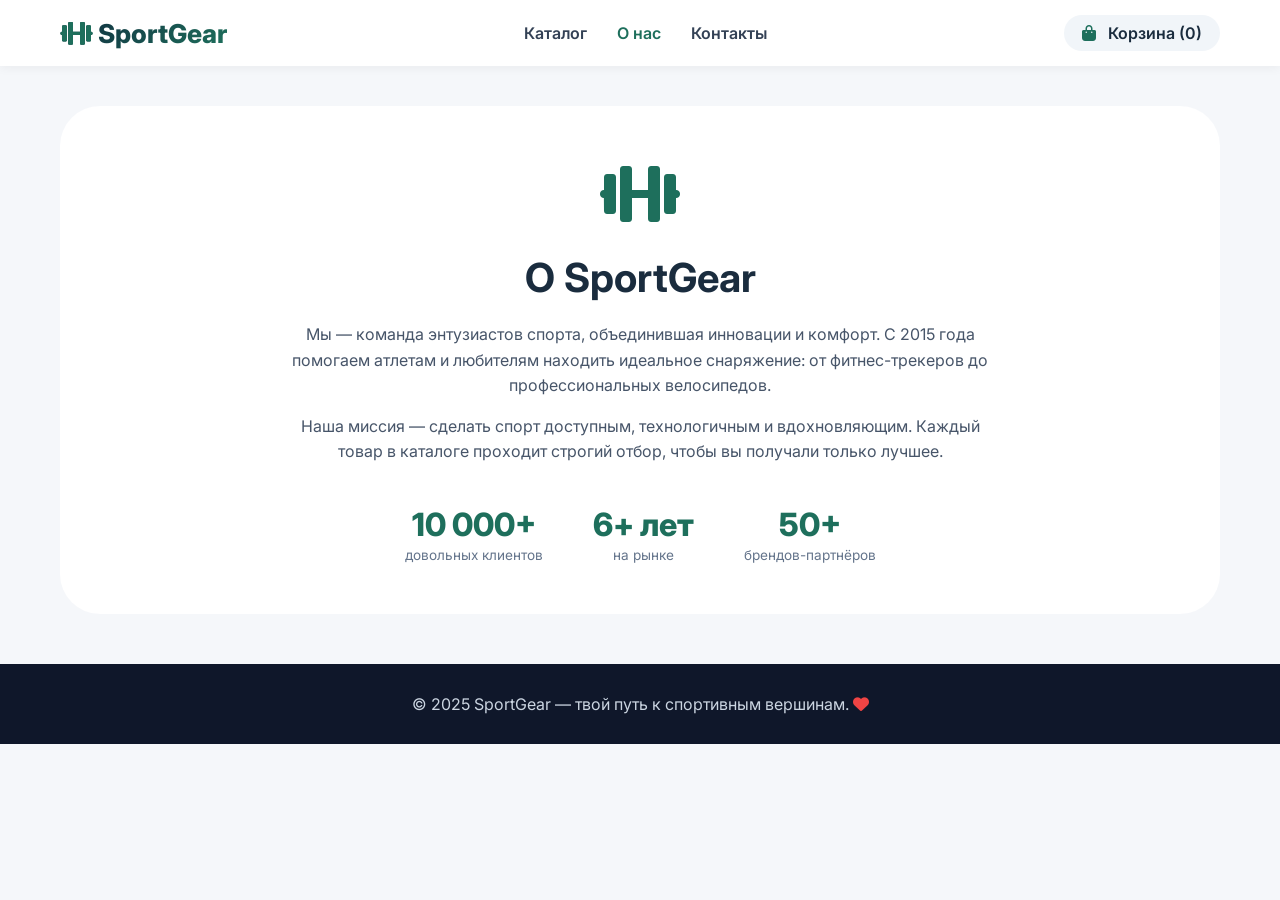
<file: about.html>
<!DOCTYPE html>
<html lang="ru">
<head>
    <meta charset="UTF-8">
    <meta name="viewport" content="width=device-width, initial-scale=1.0">
    <title>SportGear | О нас</title>
    <link href="https://fonts.googleapis.com/css2?family=Inter:wght@300;400;600;700;800&display=swap" rel="stylesheet">
    <link rel="stylesheet" href="https://cdnjs.cloudflare.com/ajax/libs/font-awesome/6.0.0-beta3/css/all.min.css">
    <link rel="stylesheet" href="style.css">
</head>
<body>

    <header class="header">
        <div class="container">
            <div class="navbar">
                <div class="logo"><i class="fas fa-dumbbell"></i> SportGear</div>
                <nav class="nav-links">
                    <a href="index.html">Каталог</a>
                    <a href="about.html" class="active">О нас</a>
                    <a href="contacts.html">Контакты</a>
                </nav>
                <div class="cart-icon" id="cartIcon">
                    <i class="fas fa-shopping-bag"></i> Корзина (<span id="cartCount">0</span>)
                </div>
            </div>
        </div>
    </header>

    <div class="cart-modal" id="cartModal">
        <div class="cart-modal-content">
            <div class="cart-modal-header">
                <h3><i class="fas fa-shopping-bag"></i> Моя корзина</h3>
                <span class="cart-close" id="cartClose">&times;</span>
            </div>
            <div class="cart-modal-body" id="cartItemsList">
                <div class="empty-cart">Корзина пуста</div>
            </div>
            <div class="cart-modal-footer">
                <div class="cart-total">
                    <span>Итого:</span>
                    <span id="cartTotalPrice">0 ₽</span>
                </div>
                <button class="btn-primary" id="checkoutBtn" style="width:100%">Оформить заказ</button>
            </div>
        </div>
    </div>

    <section class="about-page">
        <div class="container">
            <div class="about-card">
                <div class="about-icon">
                    <i class="fas fa-dumbbell"></i>
                </div>
                <h1>О SportGear</h1>
                <p>Мы — команда энтузиастов спорта, объединившая инновации и комфорт. С 2015 года помогаем атлетам и любителям находить идеальное снаряжение: от фитнес-трекеров до профессиональных велосипедов.</p>
                <p>Наша миссия — сделать спорт доступным, технологичным и вдохновляющим. Каждый товар в каталоге проходит строгий отбор, чтобы вы получали только лучшее.</p>
                <div class="about-stats">
                    <div class="stat">
                        <span class="stat-number">10 000+</span>
                        <span class="stat-label">довольных клиентов</span>
                    </div>
                    <div class="stat">
                        <span class="stat-number">6+ лет</span>
                        <span class="stat-label">на рынке</span>
                    </div>
                    <div class="stat">
                        <span class="stat-number">50+</span>
                        <span class="stat-label">брендов-партнёров</span>
                    </div>
                </div>
            </div>
        </div>
    </section>

    <footer class="footer">
        <div class="container">
            <p>© 2025 SportGear — твой путь к спортивным вершинам. <i class="fas fa-heart"></i></p>
        </div>
    </footer>

    <script src="script.js"></script>
</body>
</html>
</file>
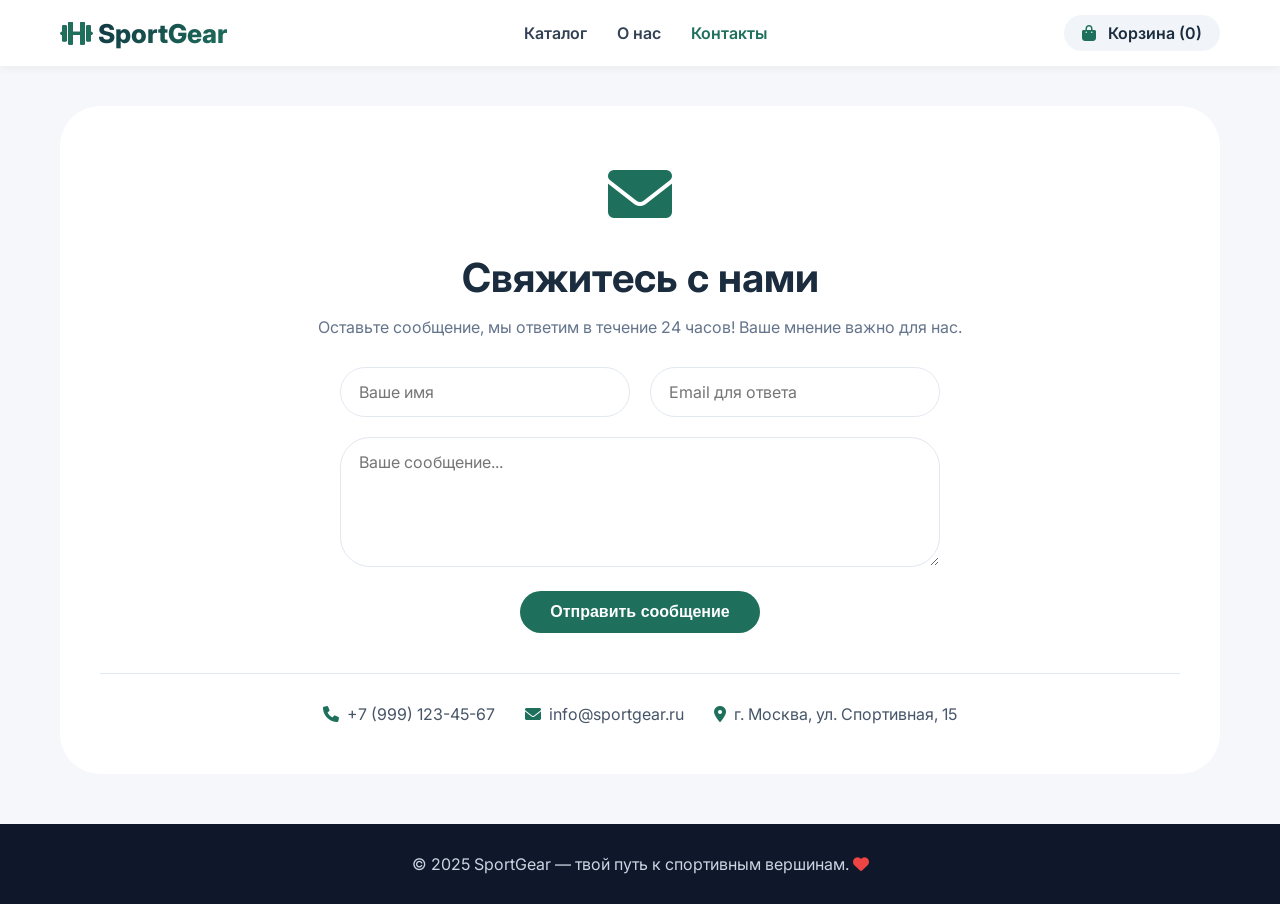
<file: contacts.html>
<!DOCTYPE html>
<html lang="ru">
<head>
    <meta charset="UTF-8">
    <meta name="viewport" content="width=device-width, initial-scale=1.0">
    <title>SportGear | Контакты</title>
    <link href="https://fonts.googleapis.com/css2?family=Inter:wght@300;400;600;700;800&display=swap" rel="stylesheet">
    <link rel="stylesheet" href="https://cdnjs.cloudflare.com/ajax/libs/font-awesome/6.0.0-beta3/css/all.min.css">
    <link rel="stylesheet" href="style.css">
</head>
<body>

    <header class="header">
        <div class="container">
            <div class="navbar">
                <div class="logo"><i class="fas fa-dumbbell"></i> SportGear</div>
                <nav class="nav-links">
                    <a href="index.html">Каталог</a>
                    <a href="about.html">О нас</a>
                    <a href="contacts.html" class="active">Контакты</a>
                </nav>
                <div class="cart-icon" id="cartIcon">
                    <i class="fas fa-shopping-bag"></i> Корзина (<span id="cartCount">0</span>)
                </div>
            </div>
        </div>
    </header>

    <div class="cart-modal" id="cartModal">
        <div class="cart-modal-content">
            <div class="cart-modal-header">
                <h3><i class="fas fa-shopping-bag"></i> Моя корзина</h3>
                <span class="cart-close" id="cartClose">&times;</span>
            </div>
            <div class="cart-modal-body" id="cartItemsList">
                <div class="empty-cart">Корзина пуста</div>
            </div>
            <div class="cart-modal-footer">
                <div class="cart-total">
                    <span>Итого:</span>
                    <span id="cartTotalPrice">0 ₽</span>
                </div>
                <button class="btn-primary" id="checkoutBtn" style="width:100%">Оформить заказ</button>
            </div>
        </div>
    </div>

    <section class="contacts-page">
        <div class="container">
            <div class="contacts-card">
                <div class="contacts-icon">
                    <i class="fas fa-envelope"></i>
                </div>
                <h1>Свяжитесь с нами</h1>
                <p>Оставьте сообщение, мы ответим в течение 24 часов! Ваше мнение важно для нас.</p>
                <form id="feedbackForm" class="contacts-form">
                    <div class="form-row">
                        <input type="text" id="fbName" placeholder="Ваше имя" required>
                        <input type="email" id="fbEmail" placeholder="Email для ответа" required>
                    </div>
                    <textarea id="fbMessage" placeholder="Ваше сообщение..." rows="5" required></textarea>
                    <button type="submit" class="btn-primary">Отправить сообщение</button>
                    <div id="feedbackMessage" class="feedback-message"></div>
                </form>
                <div class="contacts-info">
                    <div class="contact-item"><i class="fas fa-phone"></i> +7 (999) 123-45-67</div>
                    <div class="contact-item"><i class="fas fa-envelope"></i> info@sportgear.ru</div>
                    <div class="contact-item"><i class="fas fa-map-marker-alt"></i> г. Москва, ул. Спортивная, 15</div>
                </div>
            </div>
        </div>
    </section>

    <footer class="footer">
        <div class="container">
            <p>© 2025 SportGear — твой путь к спортивным вершинам. <i class="fas fa-heart"></i></p>
        </div>
    </footer>

    <script src="script.js"></script>
</body>
</html>
</file>
<file: style.css>
* {
    margin: 0;
    padding: 0;
    box-sizing: border-box;
}

body {
    font-family: 'Inter', sans-serif;
    background-color: #f5f7fa;
    color: #1a2c3e;
}

.container {
    max-width: 1200px;
    margin: 0 auto;
    padding: 0 20px;
}

/* HEADER */
.header {
    background: white;
    box-shadow: 0 2px 10px rgba(0,0,0,0.05);
    position: sticky;
    top: 0;
    z-index: 100;
}

.navbar {
    display: flex;
    justify-content: space-between;
    align-items: center;
    padding: 15px 0;
    flex-wrap: wrap;
    gap: 15px;
}

.logo {
    font-size: 26px;
    font-weight: 800;
    background: linear-gradient(135deg, #0f2b3d, #1e6f5c);
    -webkit-background-clip: text;
    background-clip: text;
    color: transparent;
}

.logo i {
    color: #1e6f5c;
}

.nav-links {
    display: flex;
    gap: 30px;
}

.nav-links a {
    text-decoration: none;
    font-weight: 600;
    color: #334155;
    transition: 0.2s;
}

.nav-links a:hover,
.nav-links a.active {
    color: #1e6f5c;
}

.cart-icon {
    background: #f1f5f9;
    padding: 8px 18px;
    border-radius: 40px;
    cursor: pointer;
    font-weight: 600;
    transition: 0.2s;
}

.cart-icon:hover {
    background: #e2e8f0;
}

.cart-icon i {
    color: #1e6f5c;
    margin-right: 8px;
}

/* BUTTONS */
.btn-primary {
    background: #1e6f5c;
    color: white;
    border: none;
    padding: 12px 30px;
    border-radius: 40px;
    font-weight: 600;
    font-size: 1rem;
    cursor: pointer;
    transition: 0.2s;
    display: inline-block;
    text-decoration: none;
}

.btn-primary:hover {
    background: #0e5a48;
    transform: translateY(-2px);
}

/* HERO */
.hero {
    background: linear-gradient(135deg, #eef7f4, #ffffff);
    border-radius: 48px;
    margin: 30px 0 50px;
    padding: 50px 40px;
}

.hero-content {
    display: flex;
    justify-content: space-between;
    align-items: center;
    flex-wrap: wrap;
    gap: 40px;
}

.hero-text {
    flex: 1;
}

.hero-badge {
    display: inline-block;
    background: #d9f0ec;
    padding: 5px 15px;
    border-radius: 40px;
    font-size: 0.8rem;
    font-weight: 600;
    color: #1e6f5c;
    margin-bottom: 20px;
}

.hero-text h1 {
    font-size: 3rem;
    font-weight: 800;
    line-height: 1.2;
    margin-bottom: 20px;
    color: #0f172a;
}

.hero-text p {
    font-size: 1.1rem;
    color: #475569;
    margin-bottom: 30px;
    max-width: 500px;
}

.hero-img {
    width: 140px;
    height: 140px;
    border-radius: 50%;
    overflow: hidden;
    background: #d9f0ec;
    display: flex;
    align-items: center;
    justify-content: center;
}

.hero-img img {
    width: 100%;
    height: 100%;
    object-fit: cover;
}

/* SECTION TITLE */
.section-title {
    font-size: 2rem;
    font-weight: 700;
    margin: 40px 0 30px;
    position: relative;
    display: inline-block;
}

.section-title:after {
    content: '';
    position: absolute;
    bottom: -8px;
    left: 0;
    width: 60px;
    height: 4px;
    background: #1e6f5c;
    border-radius: 4px;
}

/* PRODUCTS GRID */
.products-grid {
    display: grid;
    grid-template-columns: repeat(auto-fill, minmax(280px, 1fr));
    gap: 30px;
    margin-bottom: 50px;
}

.product-card {
    background: white;
    border-radius: 20px;
    overflow: hidden;
    box-shadow: 0 5px 20px rgba(0,0,0,0.05);
    transition: 0.3s;
}

.product-card:hover {
    transform: translateY(-5px);
    box-shadow: 0 15px 30px rgba(0,0,0,0.1);
}

.product-img {
    height: 200px;
    overflow: hidden;
}

.product-img img {
    width: 100%;
    height: 100%;
    object-fit: cover;
    transition: 0.3s;
}

.product-card:hover .product-img img {
    transform: scale(1.05);
}

.product-info {
    padding: 20px;
}

.product-title {
    font-weight: 700;
    font-size: 1.2rem;
    margin-bottom: 8px;
}

.product-desc {
    color: #64748b;
    font-size: 0.85rem;
    margin-bottom: 12px;
    line-height: 1.4;
}

.product-price {
    display: flex;
    justify-content: space-between;
    align-items: center;
    margin-top: 15px;
}

.price {
    font-weight: 800;
    font-size: 1.4rem;
    color: #1e6f5c;
}

.add-to-cart {
    background: #f1f5f9;
    border-radius: 50%;
    width: 38px;
    height: 38px;
    display: flex;
    align-items: center;
    justify-content: center;
    cursor: pointer;
    transition: 0.2s;
    color: #1e6f5c;
}

.add-to-cart:hover {
    background: #1e6f5c;
    color: white;
}

/* ABOUT PAGE */
.about-card {
    background: white;
    border-radius: 40px;
    padding: 50px 40px;
    text-align: center;
    margin: 40px 0;
}

.about-icon {
    font-size: 4rem;
    color: #1e6f5c;
    margin-bottom: 20px;
}

.about-card h1 {
    font-size: 2.5rem;
    margin-bottom: 20px;
}

.about-card p {
    color: #475569;
    line-height: 1.6;
    margin-bottom: 15px;
    max-width: 700px;
    margin-left: auto;
    margin-right: auto;
}

.about-stats {
    display: flex;
    justify-content: center;
    gap: 50px;
    margin-top: 40px;
    flex-wrap: wrap;
}

.stat {
    text-align: center;
}

.stat-number {
    display: block;
    font-size: 2rem;
    font-weight: 800;
    color: #1e6f5c;
}

.stat-label {
    font-size: 0.85rem;
    color: #64748b;
}

/* CONTACTS PAGE */
.contacts-card {
    background: white;
    border-radius: 40px;
    padding: 50px 40px;
    text-align: center;
    margin: 40px 0;
}

.contacts-icon {
    font-size: 4rem;
    color: #1e6f5c;
    margin-bottom: 20px;
}

.contacts-card h1 {
    font-size: 2.5rem;
    margin-bottom: 15px;
}

.contacts-card > p {
    color: #64748b;
    margin-bottom: 30px;
}

.contacts-form {
    max-width: 600px;
    margin: 0 auto;
}

.form-row {
    display: flex;
    gap: 20px;
    margin-bottom: 20px;
    flex-wrap: wrap;
}

.form-row input {
    flex: 1;
}

input, textarea {
    width: 100%;
    padding: 14px 18px;
    border: 1px solid #e2e8f0;
    border-radius: 30px;
    font-family: 'Inter', sans-serif;
    font-size: 1rem;
    transition: 0.2s;
}

input:focus, textarea:focus {
    outline: none;
    border-color: #1e6f5c;
    box-shadow: 0 0 0 3px rgba(30,111,92,0.1);
}

textarea {
    resize: vertical;
    margin-bottom: 20px;
}

.feedback-message {
    margin-top: 20px;
    padding: 12px 20px;
    border-radius: 30px;
    background: #d9f0ec;
    color: #1e6f5c;
    font-weight: 500;
    display: none;
}

.contacts-info {
    display: flex;
    justify-content: center;
    gap: 30px;
    margin-top: 40px;
    flex-wrap: wrap;
    padding-top: 30px;
    border-top: 1px solid #e2e8f0;
}

.contact-item {
    display: flex;
    align-items: center;
    gap: 8px;
    color: #475569;
}

.contact-item i {
    color: #1e6f5c;
}

/* CART MODAL */
.cart-modal {
    display: none;
    position: fixed;
    top: 0;
    left: 0;
    width: 100%;
    height: 100%;
    background: rgba(0,0,0,0.5);
    z-index: 1000;
    justify-content: center;
    align-items: center;
}

.cart-modal.show {
    display: flex;
}

.cart-modal-content {
    background: white;
    border-radius: 28px;
    width: 90%;
    max-width: 500px;
    max-height: 80vh;
    overflow: hidden;
    animation: slideIn 0.3s ease;
}

@keyframes slideIn {
    from {
        transform: translateY(-30px);
        opacity: 0;
    }
    to {
        transform: translateY(0);
        opacity: 1;
    }
}

.cart-modal-header {
    display: flex;
    justify-content: space-between;
    align-items: center;
    padding: 20px 24px;
    border-bottom: 1px solid #e2e8f0;
}

.cart-modal-header h3 {
    font-size: 1.3rem;
}

.cart-close {
    font-size: 28px;
    cursor: pointer;
    color: #94a3b8;
    transition: 0.2s;
}

.cart-close:hover {
    color: #ef4444;
}

.cart-modal-body {
    padding: 20px 24px;
    max-height: 400px;
    overflow-y: auto;
}

.empty-cart {
    text-align: center;
    color: #94a3b8;
    padding: 40px;
}

.cart-item {
    display: flex;
    justify-content: space-between;
    align-items: center;
    padding: 12px 0;
    border-bottom: 1px solid #f1f5f9;
}

.cart-item-info {
    flex: 2;
}

.cart-item-name {
    font-weight: 600;
    margin-bottom: 4px;
}

.cart-item-price {
    font-size: 0.8rem;
    color: #1e6f5c;
}

.cart-item-quantity {
    display: flex;
    align-items: center;
    gap: 10px;
}

.cart-item-quantity button {
    width: 26px;
    height: 26px;
    border-radius: 50%;
    border: none;
    background: #f1f5f9;
    cursor: pointer;
    font-weight: bold;
    transition: 0.2s;
}

.cart-item-quantity button:hover {
    background: #1e6f5c;
    color: white;
}

.cart-item-remove {
    color: #ef4444;
    cursor: pointer;
    margin-left: 12px;
    transition: 0.2s;
}

.cart-item-remove:hover {
    color: #dc2626;
    transform: scale(1.1);
}

.cart-modal-footer {
    padding: 20px 24px;
    border-top: 1px solid #e2e8f0;
}

.cart-total {
    display: flex;
    justify-content: space-between;
    font-weight: 700;
    font-size: 1.2rem;
    margin-bottom: 15px;
}

/* FOOTER */
.footer {
    background: #0f172a;
    color: #cbd5e1;
    text-align: center;
    padding: 30px 0;
    margin-top: 50px;
}

.footer i {
    color: #ef4444;
}

/* RESPONSIVE */
@media (max-width: 768px) {
    .hero-text h1 {
        font-size: 2rem;
    }
    .hero-img {
        width: 90px;
        height: 90px;
    }
    .navbar {
        flex-direction: column;
    }
    .nav-links {
        gap: 20px;
    }
    .section-title {
        font-size: 1.6rem;
    }
    .about-card, .contacts-card {
        padding: 30px 20px;
    }
    .about-card h1, .contacts-card h1 {
        font-size: 1.8rem;
    }
}
</file>
